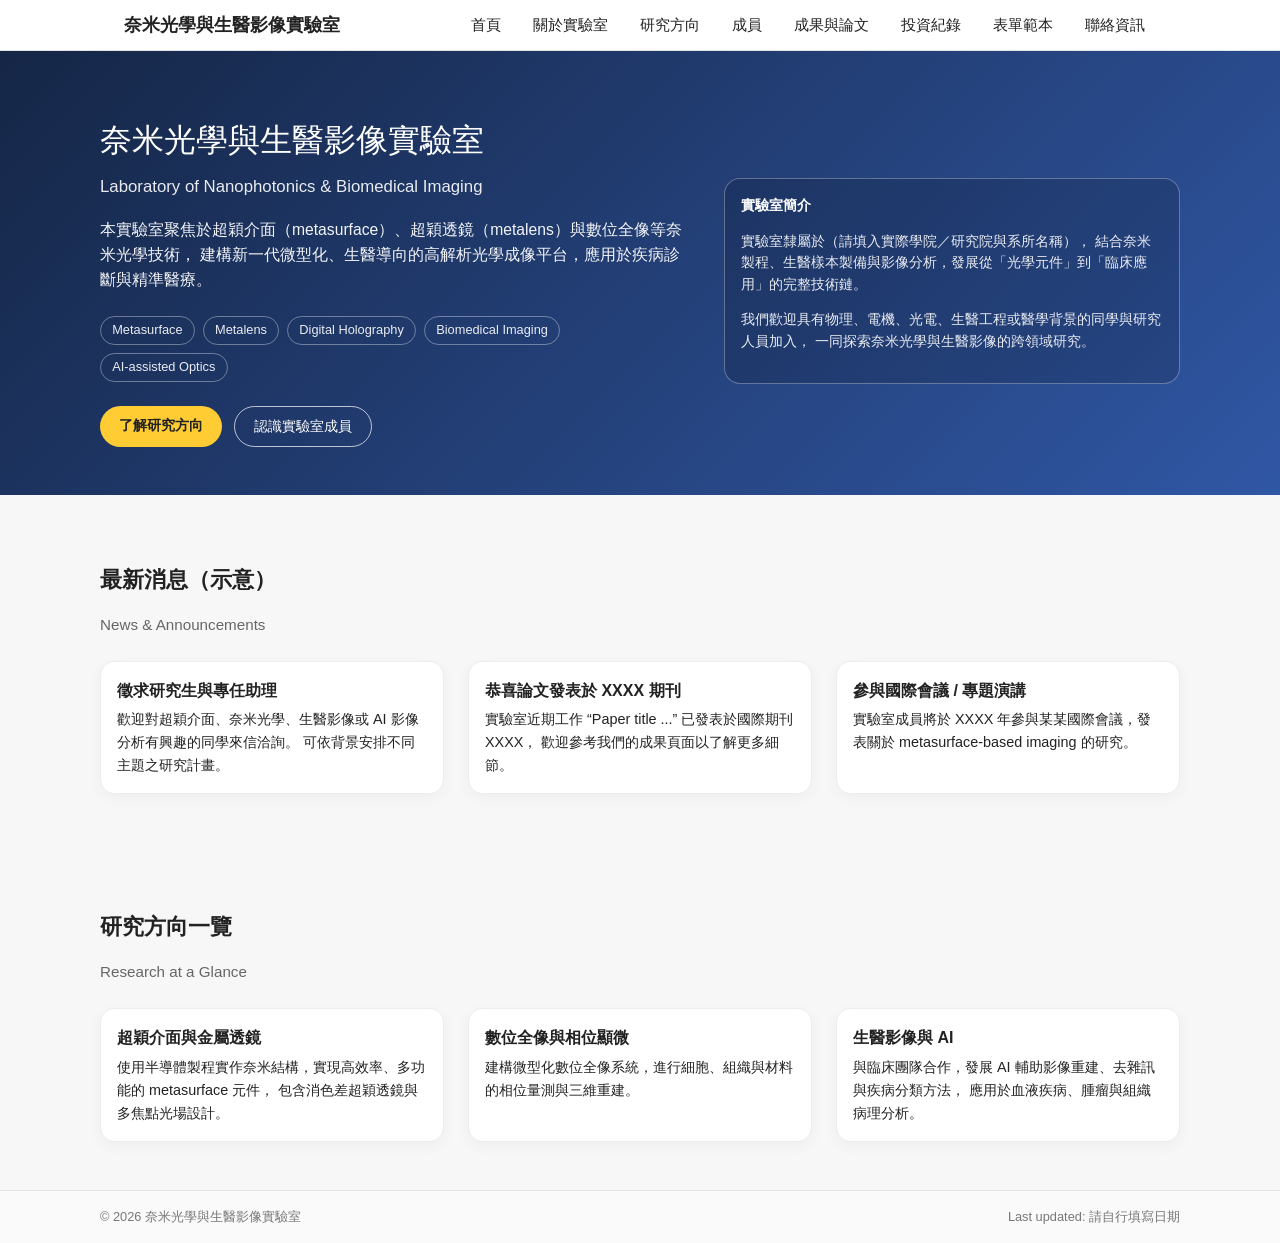
<file: index.html>
<!DOCTYPE html>
<html lang="zh-Hant">
<head>
    <meta charset="UTF-8">
    <meta name="viewport" content="width=device-width, initial-scale=1.0">
    <title>奈米光學與生醫影像實驗室 | 首頁</title>
    <link rel="stylesheet" href="style.css">
</head>
<body>

<header>
    <div class="nav-container">
        <div class="logo">奈米光學與生醫影像實驗室</div>
        <nav class="nav-links">
            <a href="index.html">首頁</a>
            <a href="about.html">關於實驗室</a>
            <a href="research.html">研究方向</a>
            <a href="members.html">成員</a>
            <a href="publications.html">成果與論文</a>
            <a href="portfolio.html">投資紀錄</a>
      <a href="sheet-template.html">表單範本</a>
            <a href="contact.html">聯絡資訊</a>
        </nav>
    </div>
</header>

<section class="hero">
    <div class="hero-inner">
        <div>
            <div class="hero-title">奈米光學與生醫影像實驗室</div>
            <div class="hero-subtitle">Laboratory of Nanophotonics & Biomedical Imaging</div>
            <p class="hero-text">
                本實驗室聚焦於超穎介面（metasurface）、超穎透鏡（metalens）與數位全像等奈米光學技術，
                建構新一代微型化、生醫導向的高解析光學成像平台，應用於疾病診斷與精準醫療。
            </p>
            <div class="hero-tags">
                <span class="hero-tag">Metasurface</span>
                <span class="hero-tag">Metalens</span>
                <span class="hero-tag">Digital Holography</span>
                <span class="hero-tag">Biomedical Imaging</span>
                <span class="hero-tag">AI-assisted Optics</span>
            </div>
            <div class="hero-btns">
                <a href="research.html" class="btn-primary">了解研究方向</a>
                <a href="members.html" class="btn-outline">認識實驗室成員</a>
            </div>
        </div>
        <div class="hero-figure">
            <div class="hero-figure-title">實驗室簡介</div>
            <p class="hero-figure-text">
                實驗室隸屬於（請填入實際學院／研究院與系所名稱），
                結合奈米製程、生醫樣本製備與影像分析，發展從「光學元件」到「臨床應用」的完整技術鏈。
            </p>
            <p class="hero-figure-text">
                我們歡迎具有物理、電機、光電、生醫工程或醫學背景的同學與研究人員加入，
                一同探索奈米光學與生醫影像的跨領域研究。
            </p>
        </div>
    </div>
</section>

<section>
    <div class="section-inner">
        <h2 class="section-title">最新消息（示意）</h2>
        <p class="section-subtitle">News & Announcements</p>
        <div class="grid-3">
            <div class="card">
                <div class="card-title">徵求研究生與專任助理</div>
                <div class="card-body text-small">
                    歡迎對超穎介面、奈米光學、生醫影像或 AI 影像分析有興趣的同學來信洽詢。
                    可依背景安排不同主題之研究計畫。
                </div>
            </div>
            <div class="card">
                <div class="card-title">恭喜論文發表於 XXXX 期刊</div>
                <div class="card-body text-small">
                    實驗室近期工作 “Paper title ...” 已發表於國際期刊 XXXX，
                    歡迎參考我們的成果頁面以了解更多細節。
                </div>
            </div>
            <div class="card">
                <div class="card-title">參與國際會議 / 專題演講</div>
                <div class="card-body text-small">
                    實驗室成員將於 XXXX 年參與某某國際會議，發表關於 metasurface-based imaging 的研究。
                </div>
            </div>
        </div>
    </div>
</section>

<section>
    <div class="section-inner">
        <h2 class="section-title">研究方向一覽</h2>
        <p class="section-subtitle">Research at a Glance</p>
        <div class="grid-3">
            <div class="card">
                <div class="card-title">超穎介面與金屬透鏡</div>
                <div class="card-body text-small">
                    使用半導體製程實作奈米結構，實現高效率、多功能的 metasurface 元件，
                    包含消色差超穎透鏡與多焦點光場設計。
                </div>
            </div>
            <div class="card">
                <div class="card-title">數位全像與相位顯微</div>
                <div class="card-body text-small">
                    建構微型化數位全像系統，進行細胞、組織與材料的相位量測與三維重建。
                </div>
            </div>
            <div class="card">
                <div class="card-title">生醫影像與 AI</div>
                <div class="card-body text-small">
                    與臨床團隊合作，發展 AI 輔助影像重建、去雜訊與疾病分類方法，
                    應用於血液疾病、腫瘤與組織病理分析。
                </div>
            </div>
        </div>
    </div>
</section>

<footer>
    <div class="footer-inner">
        <div>© <span id="year"></span> 奈米光學與生醫影像實驗室</div>
        <div>Last updated: 請自行填寫日期</div>
    </div>
</footer>

<script>
    document.getElementById('year').textContent = new Date().getFullYear();
</script>

</body>
</html>
</file>
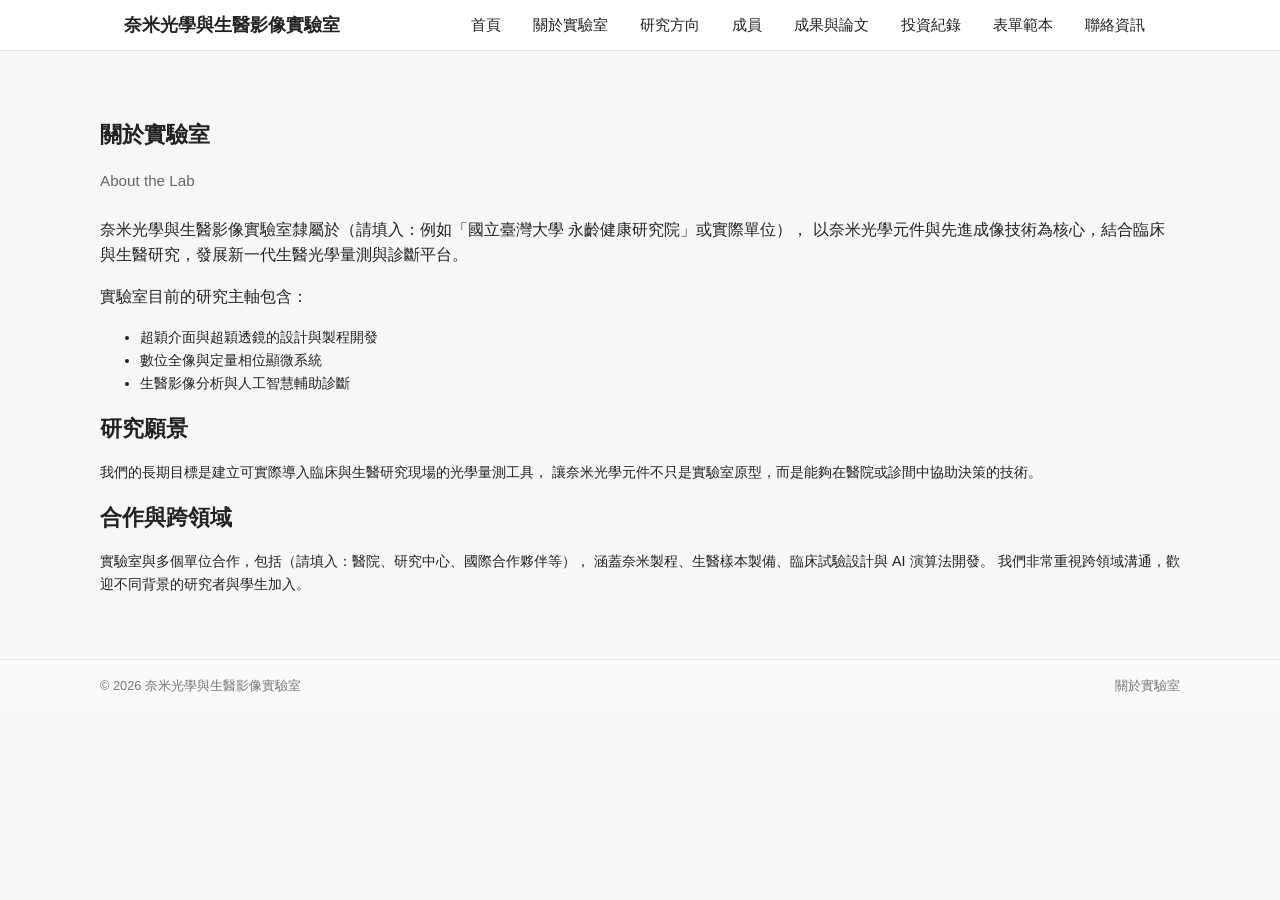
<file: about.html>
<!DOCTYPE html>
<html lang="zh-Hant">
<head>
    <meta charset="UTF-8">
    <meta name="viewport" content="width=device-width, initial-scale=1.0">
    <title>關於實驗室 | 奈米光學與生醫影像實驗室</title>
    <link rel="stylesheet" href="style.css">
</head>
<body>

<header>
    <div class="nav-container">
        <div class="logo">奈米光學與生醫影像實驗室</div>
        <nav class="nav-links">
            <a href="index.html">首頁</a>
            <a href="about.html">關於實驗室</a>
            <a href="research.html">研究方向</a>
            <a href="members.html">成員</a>
            <a href="publications.html">成果與論文</a>
            <a href="portfolio.html">投資紀錄</a>
      <a href="sheet-template.html">表單範本</a>
            <a href="contact.html">聯絡資訊</a>
        </nav>
    </div>
</header>

<section>
    <div class="section-inner">
        <h1 class="section-title">關於實驗室</h1>
        <p class="section-subtitle">About the Lab</p>

        <p>
            奈米光學與生醫影像實驗室隸屬於（請填入：例如「國立臺灣大學 永齡健康研究院」或實際單位），
            以奈米光學元件與先進成像技術為核心，結合臨床與生醫研究，發展新一代生醫光學量測與診斷平台。
        </p>
        <p>
            實驗室目前的研究主軸包含：
        </p>
        <ul class="text-small">
            <li>超穎介面與超穎透鏡的設計與製程開發</li>
            <li>數位全像與定量相位顯微系統</li>
            <li>生醫影像分析與人工智慧輔助診斷</li>
        </ul>

        <h2 class="section-title mt-3">研究願景</h2>
        <p class="text-small">
            我們的長期目標是建立可實際導入臨床與生醫研究現場的光學量測工具，
            讓奈米光學元件不只是實驗室原型，而是能夠在醫院或診間中協助決策的技術。
        </p>

        <h2 class="section-title mt-3">合作與跨領域</h2>
        <p class="text-small">
            實驗室與多個單位合作，包括（請填入：醫院、研究中心、國際合作夥伴等），
            涵蓋奈米製程、生醫樣本製備、臨床試驗設計與 AI 演算法開發。
            我們非常重視跨領域溝通，歡迎不同背景的研究者與學生加入。
        </p>
    </div>
</section>

<footer>
    <div class="footer-inner">
        <div>© <span id="year"></span> 奈米光學與生醫影像實驗室</div>
        <div>關於實驗室</div>
    </div>
</footer>

<script>
    document.getElementById('year').textContent = new Date().getFullYear();
</script>

</body>
</html>
</file>
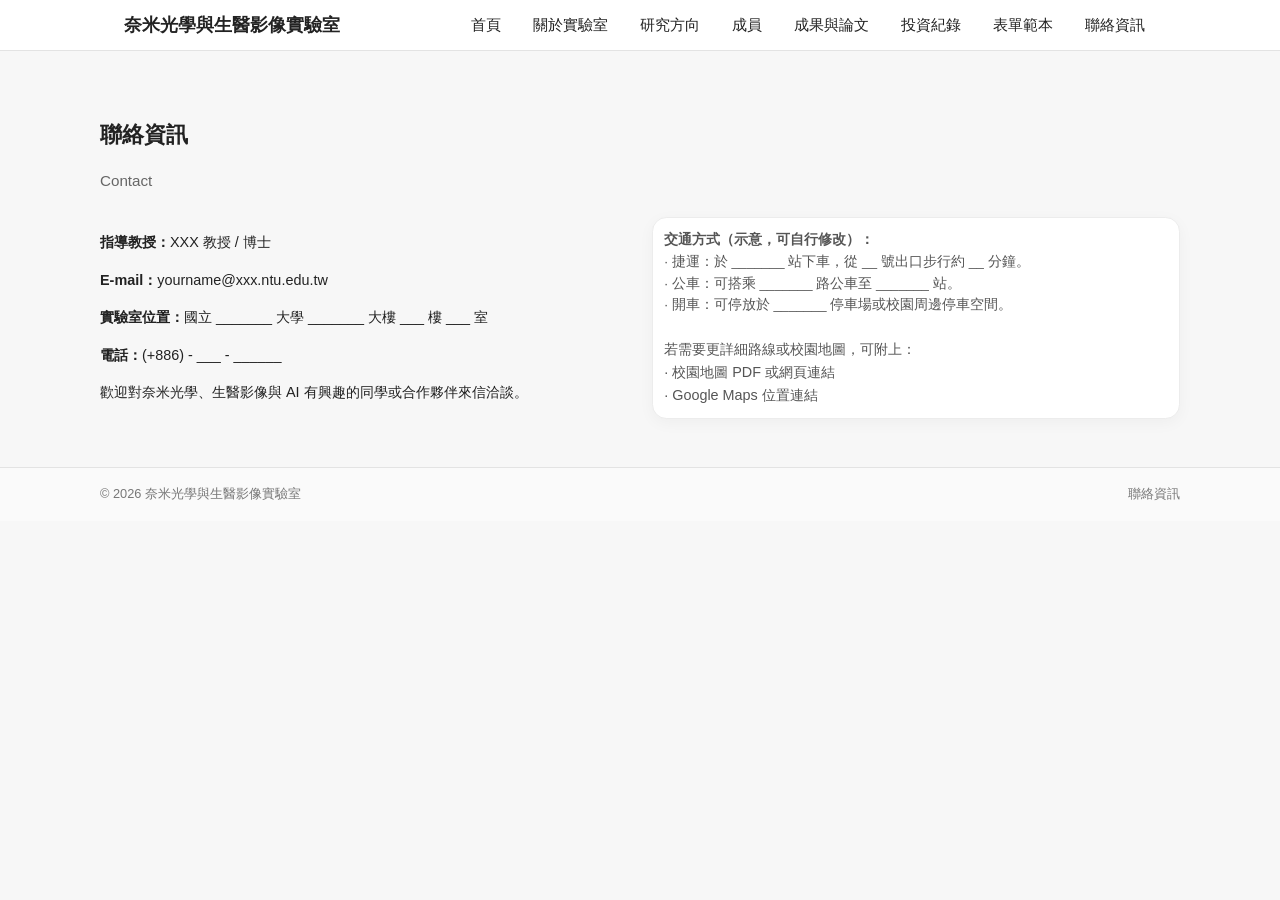
<file: contact.html>
<!DOCTYPE html>
<html lang="zh-Hant">
<head>
    <meta charset="UTF-8">
    <meta name="viewport" content="width=device-width, initial-scale=1.0">
    <title>聯絡資訊 | 奈米光學與生醫影像實驗室</title>
    <link rel="stylesheet" href="style.css">
</head>
<body>

<header>
    <div class="nav-container">
        <div class="logo">奈米光學與生醫影像實驗室</div>
        <nav class="nav-links">
            <a href="index.html">首頁</a>
            <a href="about.html">關於實驗室</a>
            <a href="research.html">研究方向</a>
            <a href="members.html">成員</a>
            <a href="publications.html">成果與論文</a>
            <a href="portfolio.html">投資紀錄</a>
      <a href="sheet-template.html">表單範本</a>
            <a href="contact.html">聯絡資訊</a>
        </nav>
    </div>
</header>

<section>
    <div class="section-inner">
        <h1 class="section-title">聯絡資訊</h1>
        <p class="section-subtitle">Contact</p>

        <div class="contact-grid">
            <div class="contact-item">
                <p><span class="contact-label">指導教授：</span>XXX 教授 / 博士</p>
                <p><span class="contact-label">E-mail：</span>yourname@xxx.ntu.edu.tw</p>
                <p><span class="contact-label">實驗室位置：</span>國立 _______ 大學 _______ 大樓 ___ 樓 ___ 室</p>
                <p><span class="contact-label">電話：</span>(+886) - ___ - ______</p>
                <p class="mt-2 text-small">
                    歡迎對奈米光學、生醫影像與 AI 有興趣的同學或合作夥伴來信洽談。
                </p>
            </div>

            <div class="contact-map">
                <strong>交通方式（示意，可自行修改）：</strong><br>
                · 捷運：於 _______ 站下車，從 __ 號出口步行約 __ 分鐘。<br>
                · 公車：可搭乘 _______ 路公車至 _______ 站。<br>
                · 開車：可停放於 _______ 停車場或校園周邊停車空間。<br><br>
                <span class="text-small">
                    若需要更詳細路線或校園地圖，可附上：<br>
                    · 校園地圖 PDF 或網頁連結<br>
                    · Google Maps 位置連結
                </span>
            </div>
        </div>
    </div>
</section>

<footer>
    <div class="footer-inner">
        <div>© <span id="year"></span> 奈米光學與生醫影像實驗室</div>
        <div>聯絡資訊</div>
    </div>
</footer>

<script>
    document.getElementById('year').textContent = new Date().getFullYear();
</script>

</body>
</html>
</file>
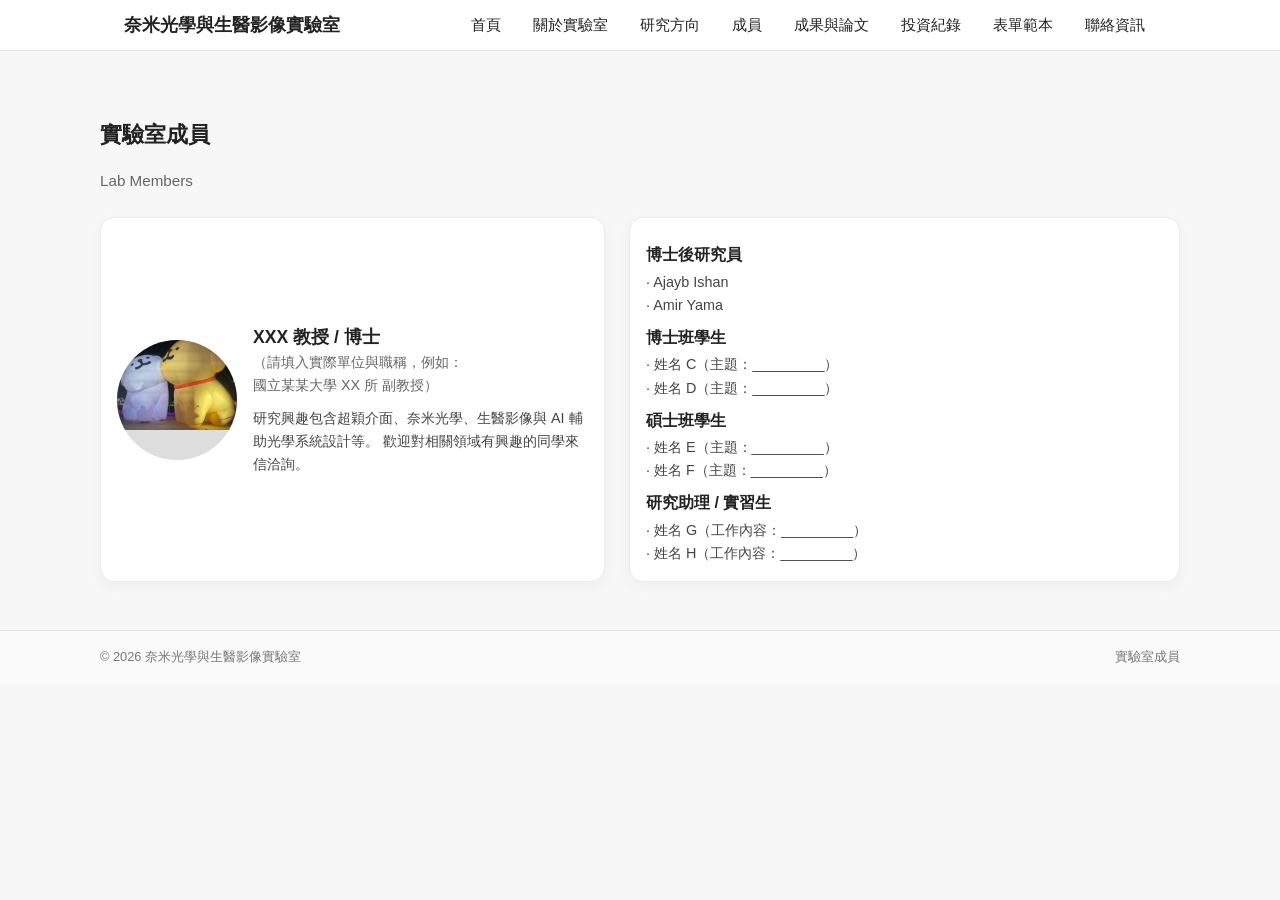
<file: members.html>
<!DOCTYPE html>
<html lang="zh-Hant">
<head>
    <meta charset="UTF-8">
    <meta name="viewport" content="width=device-width, initial-scale=1.0">
    <title>實驗室成員 | 奈米光學與生醫影像實驗室</title>
    <link rel="stylesheet" href="style.css">
</head>
<body>

<header>
    <div class="nav-container">
        <div class="logo">奈米光學與生醫影像實驗室</div>
        <nav class="nav-links">
            <a href="index.html">首頁</a>
            <a href="about.html">關於實驗室</a>
            <a href="research.html">研究方向</a>
            <a href="members.html">成員</a>
            <a href="publications.html">成果與論文</a>
            <a href="portfolio.html">投資紀錄</a>
      <a href="sheet-template.html">表單範本</a>
            <a href="contact.html">聯絡資訊</a>
        </nav>
    </div>
</header>

<section>
    <div class="section-inner">
        <h1 class="section-title">實驗室成員</h1>
        <p class="section-subtitle">Lab Members</p>

        <div class="grid-2">
            <div class="pi-card">
                <div class="pi-avatar">
                    <img src="images/pi.jpg" alt="Principal Investigator">
                </div>
                <div>
                    <div class="pi-info-name">XXX 教授 / 博士</div>
                    <div class="pi-info-title">
                        （請填入實際單位與職稱，例如：<br>
                        國立某某大學 XX 所 副教授）
                    </div>
                    <div class="pi-info-desc">
                        研究興趣包含超穎介面、奈米光學、生醫影像與 AI 輔助光學系統設計等。
                        歡迎對相關領域有興趣的同學來信洽詢。
                    </div>
                </div>
            </div>

            <div class="member-list">
                <div class="member-group-title">博士後研究員</div>
                <div class="member-group-list">
                    · Ajayb Ishan<br>
                    · Amir Yama
                </div>

                <div class="member-group-title">博士班學生</div>
                <div class="member-group-list">
                    · 姓名 C（主題：_________）<br>
                    · 姓名 D（主題：_________）
                </div>

                <div class="member-group-title">碩士班學生</div>
                <div class="member-group-list">
                    · 姓名 E（主題：_________）<br>
                    · 姓名 F（主題：_________）
                </div>

                <div class="member-group-title">研究助理 / 實習生</div>
                <div class="member-group-list">
                    · 姓名 G（工作內容：_________）<br>
                    · 姓名 H（工作內容：_________）
                </div>
            </div>
        </div>
    </div>
</section>

<footer>
    <div class="footer-inner">
        <div>© <span id="year"></span> 奈米光學與生醫影像實驗室</div>
        <div>實驗室成員</div>
    </div>
</footer>

<script>
    document.getElementById('year').textContent = new Date().getFullYear();
</script>

</body>
</html>
</file>
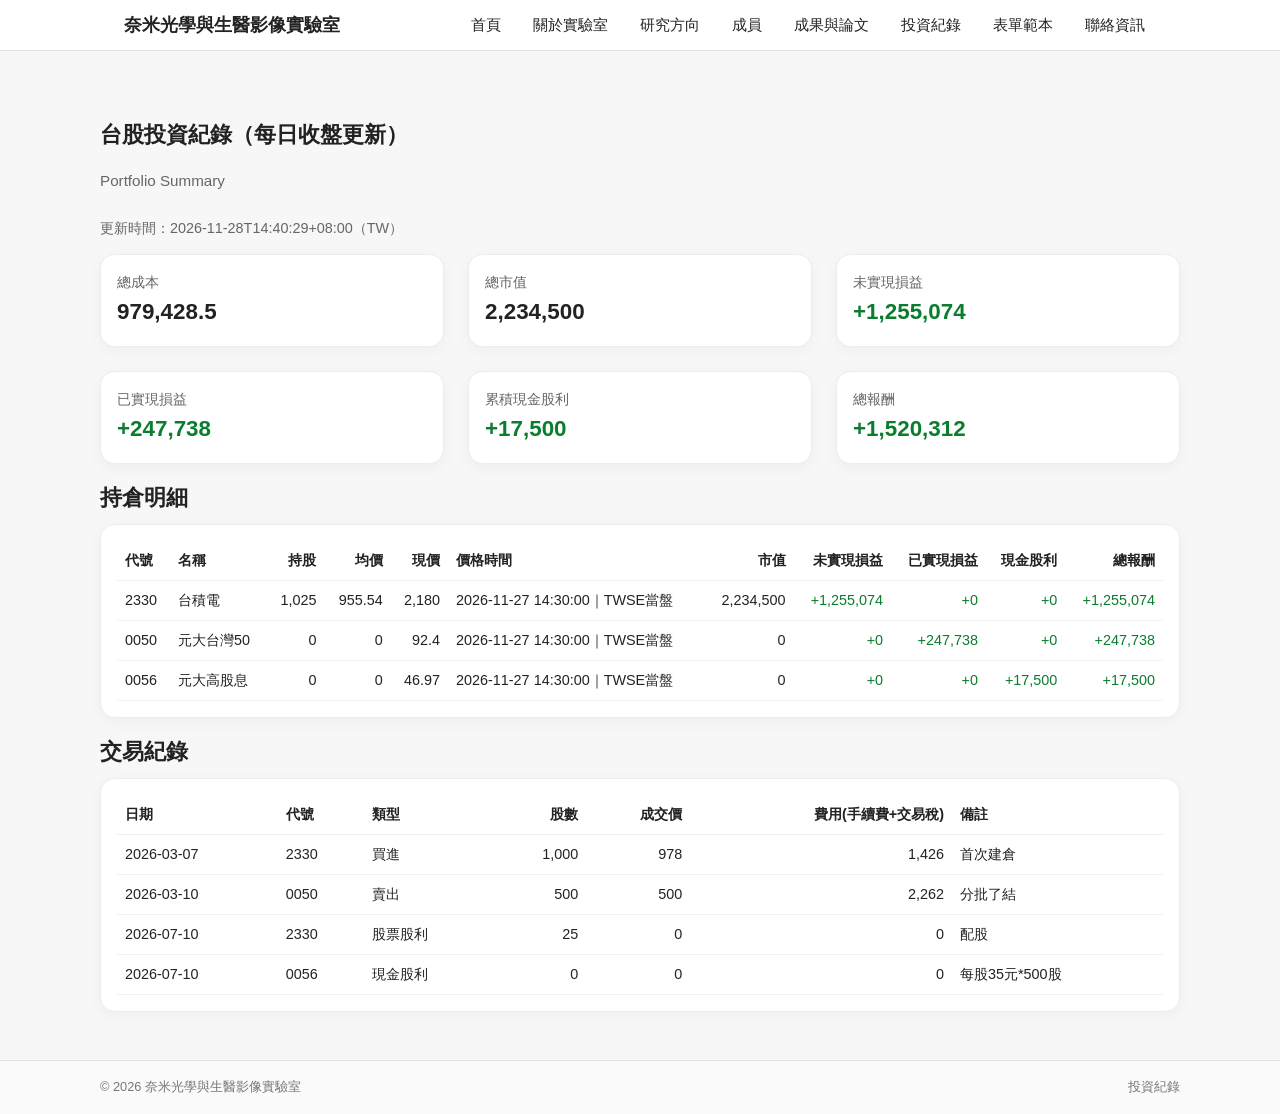
<file: portfolio.html>
<!DOCTYPE html>
<html lang="zh-Hant">
<head>
    <meta charset="UTF-8">
    <meta name="viewport" content="width=device-width, initial-scale=1.0">
    <title>投資紀錄 | 奈米光學與生醫影像實驗室</title>
    <link rel="stylesheet" href="style.css">
</head>
<body>

<header>
    <div class="nav-container">
        <div class="logo">奈米光學與生醫影像實驗室</div>
        <nav class="nav-links">
            <a href="index.html">首頁</a>
            <a href="about.html">關於實驗室</a>
            <a href="research.html">研究方向</a>
            <a href="members.html">成員</a>
            <a href="publications.html">成果與論文</a>
            <a href="portfolio.html">投資紀錄</a>
      <a href="sheet-template.html">表單範本</a>
            <a href="contact.html">聯絡資訊</a>
        </nav>
    </div>
</header>

<section>
    <div class="section-inner">
        <h1 class="section-title">台股投資紀錄（每日收盤更新）</h1>
        <p class="section-subtitle">Portfolio Summary</p>
        <p class="text-small text-muted" id="updated-at">更新時間：讀取中...</p>

        <div class="grid-3 mt-2" id="summary-cards"></div>

        <h2 class="section-title mt-3">持倉明細</h2>
        <div class="card">
            <div style="overflow:auto;">
                <table id="positions-table" style="width:100%; border-collapse:collapse; font-size:0.9rem;">
                    <thead>
                        <tr>
                            <th style="text-align:left; border-bottom:1px solid #eee; padding:0.5rem;">代號</th>
                            <th style="text-align:left; border-bottom:1px solid #eee; padding:0.5rem;">名稱</th>
                            <th style="text-align:right; border-bottom:1px solid #eee; padding:0.5rem;">持股</th>
                            <th style="text-align:right; border-bottom:1px solid #eee; padding:0.5rem;">均價</th>
                            <th style="text-align:right; border-bottom:1px solid #eee; padding:0.5rem;">現價</th>
                            <th style="text-align:left; border-bottom:1px solid #eee; padding:0.5rem;">價格時間</th>
                            <th style="text-align:right; border-bottom:1px solid #eee; padding:0.5rem;">市值</th>
                            <th style="text-align:right; border-bottom:1px solid #eee; padding:0.5rem;">未實現損益</th>
                            <th style="text-align:right; border-bottom:1px solid #eee; padding:0.5rem;">已實現損益</th>
                            <th style="text-align:right; border-bottom:1px solid #eee; padding:0.5rem;">現金股利</th>
                            <th style="text-align:right; border-bottom:1px solid #eee; padding:0.5rem;">總報酬</th>
                        </tr>
                    </thead>
                    <tbody></tbody>
                </table>
            </div>
        </div>

        <h2 class="section-title mt-3">交易紀錄</h2>
        <div class="card">
            <div style="overflow:auto;">
                <table id="trades-table" style="width:100%; border-collapse:collapse; font-size:0.9rem;">
                    <thead>
                        <tr>
                            <th style="text-align:left; border-bottom:1px solid #eee; padding:0.5rem;">日期</th>
                            <th style="text-align:left; border-bottom:1px solid #eee; padding:0.5rem;">代號</th>
                            <th style="text-align:left; border-bottom:1px solid #eee; padding:0.5rem;">類型</th>
                            <th style="text-align:right; border-bottom:1px solid #eee; padding:0.5rem;">股數</th>
                            <th style="text-align:right; border-bottom:1px solid #eee; padding:0.5rem;">成交價</th>
                            <th style="text-align:right; border-bottom:1px solid #eee; padding:0.5rem;">費用(手續費+交易稅)</th>
                            <th style="text-align:left; border-bottom:1px solid #eee; padding:0.5rem;">備註</th>
                        </tr>
                    </thead>
                    <tbody></tbody>
                </table>
            </div>
        </div>
    </div>
</section>

<footer>
    <div class="footer-inner">
        <div>© <span id="year"></span> 奈米光學與生醫影像實驗室</div>
        <div>投資紀錄</div>
    </div>
</footer>

<script>
    document.getElementById('year').textContent = new Date().getFullYear();

    const fmt = new Intl.NumberFormat('zh-TW');
    const money = (n) => (Number(n) || 0).toLocaleString('zh-TW', { maximumFractionDigits: 2 });
    const signed = (n) => {
      const val = Number(n) || 0;
      return `${val >= 0 ? '+' : ''}${money(val)}`;
    };
    const displayPrice = (n) => (Number(n) > 0 ? money(n) : '--');
    const priceTime = (p) => {
      const t = p.lastPriceAt || '';
      const src = p.priceSource || '無即時';
      return t ? `${t}｜${src}` : src;
    };
        const sideLabel = (side) => {
          const m = {
            BUY: '買進',
            SELL: '賣出',
            DIVIDEND_CASH: '現金股利',
            DIVIDEND_STOCK: '股票股利'
          };
          return m[side] || side || '';
        };

    async function loadPortfolio() {
      try {
        const res = await fetch('data/portfolio.json?v=' + Date.now(), { cache: 'no-store' });
        const data = await res.json();

        document.getElementById('updated-at').textContent = `更新時間：${data.updatedAt || '未提供'}（${data.market || 'TW'}）`;

        const summary = data.summary || {};
        const cards = [
          { label: '總成本', value: money(summary.totalCost), color: '#222' },
          { label: '總市值', value: money(summary.marketValue), color: '#222' },
          { label: '未實現損益', value: signed(summary.unrealizedPnl), color: Number(summary.unrealizedPnl) >= 0 ? '#0a7d2e' : '#c62828' },
          { label: '已實現損益', value: signed(summary.realizedPnl), color: Number(summary.realizedPnl) >= 0 ? '#0a7d2e' : '#c62828' },
          { label: '累積現金股利', value: signed(summary.dividendCash), color: '#0a7d2e' },
          { label: '總報酬', value: signed(summary.totalPnl), color: Number(summary.totalPnl) >= 0 ? '#0a7d2e' : '#c62828' }
        ];

        document.getElementById('summary-cards').innerHTML = cards.map(c => `
          <div class="card">
            <div class="text-small text-muted">${c.label}</div>
            <div style="font-size:1.4rem; font-weight:700; color:${c.color};">${c.value}</div>
          </div>
        `).join('');

        const posBody = document.querySelector('#positions-table tbody');
        posBody.innerHTML = (data.positions || []).map(p => `
          <tr>
            <td style="padding:0.5rem; border-bottom:1px solid #f1f1f1;">${p.symbol || ''}</td>
            <td style="padding:0.5rem; border-bottom:1px solid #f1f1f1;">${p.name || ''}</td>
            <td style="padding:0.5rem; border-bottom:1px solid #f1f1f1; text-align:right;">${fmt.format(Number(p.shares) || 0)}</td>
            <td style="padding:0.5rem; border-bottom:1px solid #f1f1f1; text-align:right;">${money(p.avgCost)}</td>
            <td style="padding:0.5rem; border-bottom:1px solid #f1f1f1; text-align:right;">${displayPrice(p.lastPrice)}</td>
            <td style="padding:0.5rem; border-bottom:1px solid #f1f1f1; text-align:left;">${priceTime(p)}</td>
            <td style="padding:0.5rem; border-bottom:1px solid #f1f1f1; text-align:right;">${Number(p.lastPrice) > 0 ? money(p.marketValue) : '--'}</td>
            <td style="padding:0.5rem; border-bottom:1px solid #f1f1f1; text-align:right; color:${Number(p.unrealizedPnl) >= 0 ? '#0a7d2e' : '#c62828'};">${signed(p.unrealizedPnl)}</td>
            <td style="padding:0.5rem; border-bottom:1px solid #f1f1f1; text-align:right; color:${Number(p.realizedPnl) >= 0 ? '#0a7d2e' : '#c62828'};">${signed(p.realizedPnl)}</td>
            <td style="padding:0.5rem; border-bottom:1px solid #f1f1f1; text-align:right; color:#0a7d2e;">${signed(p.dividendCash)}</td>
            <td style="padding:0.5rem; border-bottom:1px solid #f1f1f1; text-align:right; color:${Number(p.totalPnl) >= 0 ? '#0a7d2e' : '#c62828'};">${signed(p.totalPnl)}</td>
          </tr>
        `).join('');

        const tradeBody = document.querySelector('#trades-table tbody');
        tradeBody.innerHTML = (data.trades || []).map(t => `
          <tr>
            <td style="padding:0.5rem; border-bottom:1px solid #f1f1f1;">${t.date || ''}</td>
            <td style="padding:0.5rem; border-bottom:1px solid #f1f1f1;">${t.symbol || ''}</td>
            <td style="padding:0.5rem; border-bottom:1px solid #f1f1f1;">${sideLabel(t.side)}</td>
            <td style="padding:0.5rem; border-bottom:1px solid #f1f1f1; text-align:right;">${fmt.format(Number(t.shares) || 0)}</td>
            <td style="padding:0.5rem; border-bottom:1px solid #f1f1f1; text-align:right;">${money(t.price)}</td>
            <td style="padding:0.5rem; border-bottom:1px solid #f1f1f1; text-align:right;">${money(t.feeTax)}</td>
            <td style="padding:0.5rem; border-bottom:1px solid #f1f1f1;">${t.note || ''}</td>
          </tr>
        `).join('');
      } catch (err) {
        document.getElementById('updated-at').textContent = `更新時間：讀取失敗（${err.message}）`;
      }
    }

    loadPortfolio();
</script>

</body>
</html>
</file>
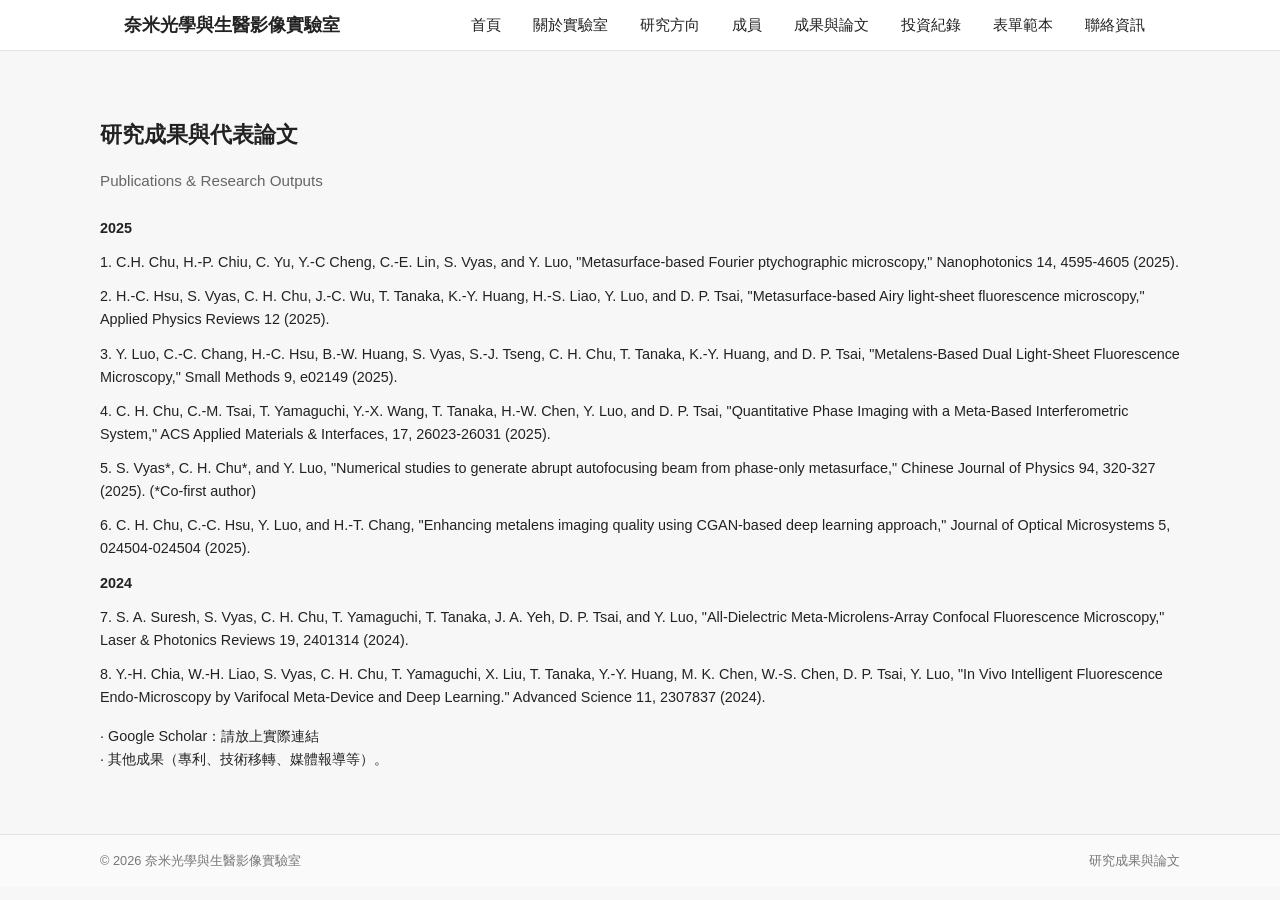
<file: publications.html>
<!DOCTYPE html>
<html lang="zh-Hant">
<head>
    <meta charset="UTF-8">
    <meta name="viewport" content="width=device-width, initial-scale=1.0">
    <title>研究成果與論文 | 奈米光學與生醫影像實驗室</title>
    <link rel="stylesheet" href="style.css">
</head>
<body>

<header>
    <div class="nav-container">
        <div class="logo">奈米光學與生醫影像實驗室</div>
        <nav class="nav-links">
            <a href="index.html">首頁</a>
            <a href="about.html">關於實驗室</a>
            <a href="research.html">研究方向</a>
            <a href="members.html">成員</a>
            <a href="publications.html">成果與論文</a>
            <a href="portfolio.html">投資紀錄</a>
      <a href="sheet-template.html">表單範本</a>
            <a href="contact.html">聯絡資訊</a>
        </nav>
    </div>
</header>

<section>
    <div class="section-inner">
        <h1 class="section-title">研究成果與代表論文</h1>
        <p class="section-subtitle">Publications & Research Outputs</p>


        <ul class="pub-list">
            <li class="pub-year">2025</li>
            <li>
1.	C.H. Chu, H.-P. Chiu, C. Yu, Y.-C Cheng, C.-E. Lin, S. Vyas, and Y. Luo, "Metasurface-based Fourier ptychographic microscopy," Nanophotonics 14, 4595-4605 (2025).
            </li>
            <li>
2.	H.-C. Hsu, S. Vyas, C. H. Chu, J.-C. Wu, T. Tanaka, K.-Y. Huang, H.-S. Liao, Y. Luo, and D. P. Tsai, "Metasurface-based Airy light-sheet fluorescence microscopy," Applied Physics Reviews 12 (2025).
            </li>
            <li>
3.	Y. Luo, C.-C. Chang, H.-C. Hsu, B.-W. Huang, S. Vyas, S.-J. Tseng, C. H. Chu, T. Tanaka, K.-Y. Huang, and D. P. Tsai, "Metalens-Based Dual Light-Sheet Fluorescence Microscopy," Small Methods 9, e02149 (2025).
            </li>
            <li>
4.	C. H. Chu, C.-M. Tsai, T. Yamaguchi, Y.-X. Wang, T. Tanaka, H.-W. Chen, Y. Luo, and D. P. Tsai, "Quantitative Phase Imaging with a Meta-Based Interferometric System," ACS Applied Materials & Interfaces, 17, 26023-26031 (2025).
            </li>
            <li>
5.	S. Vyas*, C. H. Chu*, and Y. Luo, "Numerical studies to generate abrupt autofocusing beam from phase-only metasurface," Chinese Journal of Physics 94, 320-327 (2025). (*Co-first author)
            </li>
            <li>
6.	C. H. Chu, C.-C. Hsu, Y. Luo, and H.-T. Chang, "Enhancing metalens imaging quality using CGAN-based deep learning approach," Journal of Optical Microsystems 5, 024504-024504 (2025).
            </li>

            <li class="pub-year">2024</li>
            <li>
7.	S. A. Suresh, S. Vyas, C. H. Chu, T. Yamaguchi, T. Tanaka, J. A. Yeh, D. P. Tsai, and Y. Luo, "All-Dielectric Meta-Microlens-Array Confocal Fluorescence Microscopy," Laser & Photonics Reviews 19, 2401314 (2024).
            </li>
            <li>
8.	Y.-H. Chia, W.-H. Liao, S. Vyas, C. H. Chu, T. Yamaguchi, X. Liu, T. Tanaka, Y.-Y. Huang, M. K. Chen, W.-S. Chen, D. P. Tsai, Y. Luo, "In Vivo Intelligent Fluorescence Endo-Microscopy by Varifocal Meta-Device and Deep Learning." Advanced Science 11, 2307837 (2024).
            </li>
        </ul>

        <p class="text-small mt-3">
            · Google Scholar：<a href="#" target="_blank" rel="noopener">請放上實際連結</a><br>
            · 其他成果（專利、技術移轉、媒體報導等）。
        </p>
    </div>
</section>

<footer>
    <div class="footer-inner">
        <div>© <span id="year"></span> 奈米光學與生醫影像實驗室</div>
        <div>研究成果與論文</div>
    </div>
</footer>

<script>
    document.getElementById('year').textContent = new Date().getFullYear();
</script>

</body>
</html>
</file>
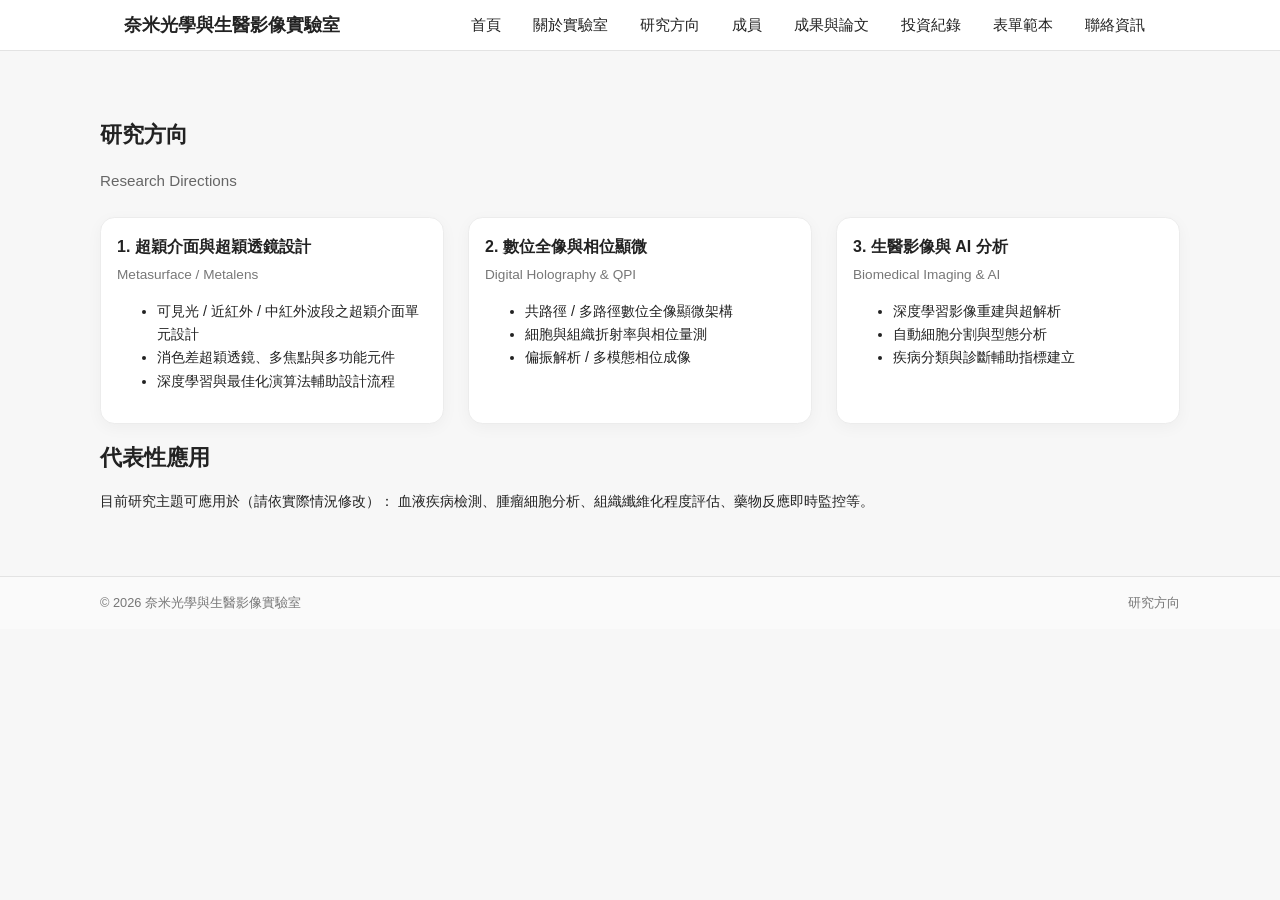
<file: research.html>
<!DOCTYPE html>
<html lang="zh-Hant">
<head>
    <meta charset="UTF-8">
    <meta name="viewport" content="width=device-width, initial-scale=1.0">
    <title>研究方向 | 奈米光學與生醫影像實驗室</title>
    <link rel="stylesheet" href="style.css">
</head>
<body>

<header>
    <div class="nav-container">
        <div class="logo">奈米光學與生醫影像實驗室</div>
        <nav class="nav-links">
            <a href="index.html">首頁</a>
            <a href="about.html">關於實驗室</a>
            <a href="research.html">研究方向</a>
            <a href="members.html">成員</a>
            <a href="publications.html">成果與論文</a>
            <a href="portfolio.html">投資紀錄</a>
      <a href="sheet-template.html">表單範本</a>
            <a href="contact.html">聯絡資訊</a>
        </nav>
    </div>
</header>

<section>
    <div class="section-inner">
        <h1 class="section-title">研究方向</h1>
        <p class="section-subtitle">Research Directions</p>

        <div class="grid-3">
            <div class="card">
                <div class="card-title">1. 超穎介面與超穎透鏡設計</div>
                <div class="card-tagline">Metasurface / Metalens</div>
                <div class="card-body text-small">
                    <ul>
                        <li>可見光 / 近紅外 / 中紅外波段之超穎介面單元設計</li>
                        <li>消色差超穎透鏡、多焦點與多功能元件</li>
                        <li>深度學習與最佳化演算法輔助設計流程</li>
                    </ul>
                </div>
            </div>

            <div class="card">
                <div class="card-title">2. 數位全像與相位顯微</div>
                <div class="card-tagline">Digital Holography & QPI</div>
                <div class="card-body text-small">
                    <ul>
                        <li>共路徑 / 多路徑數位全像顯微架構</li>
                        <li>細胞與組織折射率與相位量測</li>
                        <li>偏振解析 / 多模態相位成像</li>
                    </ul>
                </div>
            </div>

            <div class="card">
                <div class="card-title">3. 生醫影像與 AI 分析</div>
                <div class="card-tagline">Biomedical Imaging & AI</div>
                <div class="card-body text-small">
                    <ul>
                        <li>深度學習影像重建與超解析</li>
                        <li>自動細胞分割與型態分析</li>
                        <li>疾病分類與診斷輔助指標建立</li>
                    </ul>
                </div>
            </div>
        </div>

        <h2 class="section-title mt-3">代表性應用</h2>
        <p class="text-small">
            目前研究主題可應用於（請依實際情況修改）：
            血液疾病檢測、腫瘤細胞分析、組織纖維化程度評估、藥物反應即時監控等。
        </p>
    </div>
</section>

<footer>
    <div class="footer-inner">
        <div>© <span id="year"></span> 奈米光學與生醫影像實驗室</div>
        <div>研究方向</div>
    </div>
</footer>

<script>
    document.getElementById('year').textContent = new Date().getFullYear();
</script>

</body>
</html>
</file>
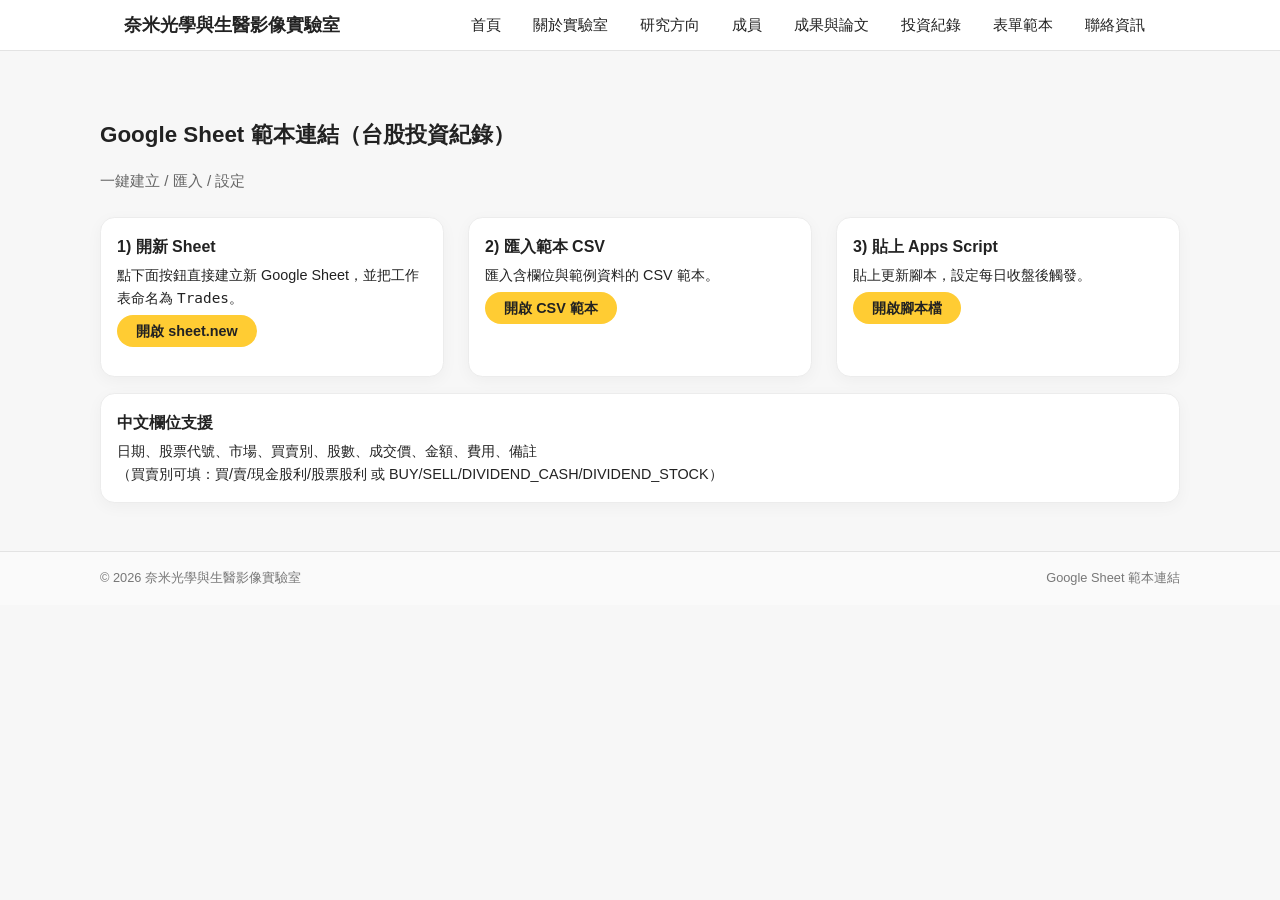
<file: sheet-template.html>
<!DOCTYPE html>
<html lang="zh-Hant">
<head>
  <meta charset="UTF-8" />
  <meta name="viewport" content="width=device-width, initial-scale=1.0" />
  <title>Google Sheet 範本連結 | 奈米光學與生醫影像實驗室</title>
  <link rel="stylesheet" href="style.css" />
</head>
<body>
<header>
  <div class="nav-container">
    <div class="logo">奈米光學與生醫影像實驗室</div>
    <nav class="nav-links">
      <a href="index.html">首頁</a>
      <a href="about.html">關於實驗室</a>
      <a href="research.html">研究方向</a>
      <a href="members.html">成員</a>
      <a href="publications.html">成果與論文</a>
      <a href="portfolio.html">投資紀錄</a>
      <a href="sheet-template.html">表單範本</a>
      <a href="contact.html">聯絡資訊</a>
    </nav>
  </div>
</header>

<section>
  <div class="section-inner">
    <h1 class="section-title">Google Sheet 範本連結（台股投資紀錄）</h1>
    <p class="section-subtitle">一鍵建立 / 匯入 / 設定</p>

    <div class="grid-3">
      <div class="card">
        <div class="card-title">1) 開新 Sheet</div>
        <div class="card-body text-small">點下面按鈕直接建立新 Google Sheet，並把工作表命名為 <code>Trades</code>。</div>
        <p class="mt-2"><a class="btn-primary" href="https://sheet.new" target="_blank" rel="noopener">開啟 sheet.new</a></p>
      </div>

      <div class="card">
        <div class="card-title">2) 匯入範本 CSV</div>
        <div class="card-body text-small">匯入含欄位與範例資料的 CSV 範本。</div>
        <p class="mt-2"><a class="btn-primary" href="docs/trades-template.csv" target="_blank" rel="noopener">開啟 CSV 範本</a></p>
      </div>

      <div class="card">
        <div class="card-title">3) 貼上 Apps Script</div>
        <div class="card-body text-small">貼上更新腳本，設定每日收盤後觸發。</div>
        <p class="mt-2"><a class="btn-primary" href="scripts/update_portfolio.gs" target="_blank" rel="noopener">開啟腳本檔</a></p>
      </div>
    </div>

    <div class="card mt-3">
      <div class="card-title">中文欄位支援</div>
      <div class="card-body text-small">
        日期、股票代號、市場、買賣別、股數、成交價、金額、費用、備註<br>
        （買賣別可填：買/賣/現金股利/股票股利 或 BUY/SELL/DIVIDEND_CASH/DIVIDEND_STOCK）
      </div>
    </div>
  </div>
</section>

<footer>
  <div class="footer-inner">
    <div>© <span id="year"></span> 奈米光學與生醫影像實驗室</div>
    <div>Google Sheet 範本連結</div>
  </div>
</footer>

<script>
  document.getElementById('year').textContent = new Date().getFullYear();
</script>
</body>
</html>
</file>
<file: style.css>
/* === 全站基礎設定 === */
* {
    box-sizing: border-box;
}
body {
    margin: 0;
    font-family: -apple-system, BlinkMacSystemFont, "Segoe UI", "Noto Sans TC", sans-serif;
    line-height: 1.6;
    color: #222;
    background-color: #f7f7f7;
}
a {
    text-decoration: none;
    color: inherit;
}
img {
    max-width: 100%;
    display: block;
}

/* === 導覽列 === */
header {
    position: sticky;
    top: 0;
    z-index: 100;
    background: rgba(255, 255, 255, 0.96);
    backdrop-filter: blur(10px);
    border-bottom: 1px solid #e3e3e3;
}
.nav-container {
    max-width: 1080px;
    margin: 0 auto;
    padding: 0.5rem 1.5rem;
    display: flex;
    align-items: center;
    justify-content: space-between;
}
.logo {
    font-weight: 700;
    font-size: 1.1rem;
}
.nav-links {
    display: flex;
    flex-wrap: wrap;
    gap: 0.6rem;
    font-size: 0.95rem;
}
.nav-links a {
    padding: 0.3rem 0.7rem;
    border-radius: 999px;
}
.nav-links a:hover {
    background-color: #e8f0ff;
}

/* === 首頁 Hero 區 === */
.hero {
    background: linear-gradient(135deg, #152646, #3057a5);
    color: white;
    padding: 4rem 1.5rem 3rem;
}
.hero-inner {
    max-width: 1080px;
    margin: 0 auto;
    display: grid;
    gap: 2rem;
}
@media (min-width: 768px) {
    .hero-inner {
        grid-template-columns: 1.3fr 1fr;
        align-items: center;
    }
}
.hero-title {
    font-size: 2rem;
    margin-bottom: 0.5rem;
}
.hero-subtitle {
    font-size: 1.05rem;
    opacity: 0.9;
    margin-bottom: 1rem;
}
.hero-text {
    font-size: 0.98rem;
    opacity: 0.95;
    margin-bottom: 1.5rem;
}
.hero-tags {
    display: flex;
    flex-wrap: wrap;
    gap: 0.5rem;
    margin-bottom: 1.5rem;
}
.hero-tag {
    border-radius: 999px;
    border: 1px solid rgba(255,255,255,0.4);
    padding: 0.2rem 0.7rem;
    font-size: 0.8rem;
    opacity: 0.9;
}
.hero-btns {
    display: flex;
    flex-wrap: wrap;
    gap: 0.7rem;
}
.btn-primary {
    background: #ffcc33;
    color: #222;
    border-radius: 999px;
    padding: 0.5rem 1.2rem;
    font-size: 0.9rem;
    font-weight: 600;
}
.btn-primary:hover {
    background: #ffe17a;
}
.btn-outline {
    border-radius: 999px;
    padding: 0.5rem 1.2rem;
    font-size: 0.9rem;
    border: 1px solid rgba(255,255,255,0.7);
}
.btn-outline:hover {
    background: rgba(255,255,255,0.15);
}
.hero-figure {
    background: rgba(0,0,0,0.15);
    border-radius: 1rem;
    padding: 1rem;
    border: 1px solid rgba(255,255,255,0.3);
    font-size: 0.85rem;
}
.hero-figure-title {
    font-weight: 600;
    margin-bottom: 0.4rem;
}
.hero-figure-text {
    opacity: 0.9;
}

/* === 區塊通用 === */
section {
    padding: 3rem 1.5rem;
}
.section-inner {
    max-width: 1080px;
    margin: 0 auto;
}
.section-title {
    font-size: 1.4rem;
    margin-bottom: 0.5rem;
}
.section-subtitle {
    font-size: 0.95rem;
    color: #666;
    margin-bottom: 1.5rem;
}

/* === 格線 === */
.grid-2 {
    display: grid;
    gap: 1.5rem;
}
@media (min-width: 800px) {
    .grid-2 {
        grid-template-columns: 1.1fr 1.2fr;
    }
}
.grid-3 {
    display: grid;
    gap: 1.5rem;
}
@media (min-width: 900px) {
    .grid-3 {
        grid-template-columns: repeat(3, minmax(0, 1fr));
    }
}

/* === 卡片 === */
.card {
    background: white;
    border-radius: 0.9rem;
    padding: 1rem;
    box-shadow: 0 4px 16px rgba(0,0,0,0.04);
    border: 1px solid #ececec;
}
.card-title {
    font-weight: 600;
    margin-bottom: 0.3rem;
}
.card-tagline {
    font-size: 0.85rem;
    color: #777;
    margin-bottom: 0.5rem;
}
.card-body {
    font-size: 0.9rem;
}

/* === 成員樣式 === */
.pi-card {
    background: white;
    border-radius: 0.9rem;
    padding: 1rem;
    display: grid;
    gap: 1rem;
    align-items: center;
    box-shadow: 0 4px 16px rgba(0,0,0,0.04);
    border: 1px solid #ececec;
}
@media (min-width: 600px) {
    .pi-card {
        grid-template-columns: 120px 1fr;
    }
}
.pi-avatar {
    width: 100%;
    aspect-ratio: 1 / 1;
    background: #ddd;
    border-radius: 999px;
    overflow: hidden;
}
.pi-info-name {
    font-weight: 600;
    font-size: 1.1rem;
}
.pi-info-title {
    font-size: 0.9rem;
    color: #666;
    margin-bottom: 0.6rem;
}
.pi-info-desc {
    font-size: 0.9rem;
    color: #444;
}
.member-list {
    background: white;
    border-radius: 0.9rem;
    padding: 1rem;
    box-shadow: 0 4px 16px rgba(0,0,0,0.04);
    border: 1px solid #ececec;
}
.member-group-title {
    font-weight: 600;
    margin-top: 0.5rem;
    margin-bottom: 0.2rem;
}
.member-group-list {
    font-size: 0.9rem;
    color: #444;
}

/* === 論文列表 === */
.pub-list {
    list-style: none;
    padding-left: 0;
    font-size: 0.9rem;
}
.pub-list li {
    margin-bottom: 0.7rem;
}
.pub-year {
    font-weight: 600;
    margin-top: 0.6rem;
    margin-bottom: 0.2rem;
}

/* === 圖片集 === */
.gallery {
    display: grid;
    gap: 1rem;
}
@media (min-width: 768px) {
    .gallery {
        grid-template-columns: repeat(3, minmax(0, 1fr));
    }
}
.gallery-item {
    background: white;
    border-radius: 0.8rem;
    overflow: hidden;
    border: 1px solid #ececec;
    box-shadow: 0 4px 16px rgba(0,0,0,0.04);
}
.gallery-caption {
    padding: 0.5rem 0.7rem;
    font-size: 0.85rem;
    color: #555;
}
.gallery-placeholder {
    background: linear-gradient(135deg, #d2d9ff, #f2f5ff);
    height: 140px;
}

/* === 聯絡資訊 === */
.contact-grid {
    display: grid;
    gap: 1.5rem;
}
@media (min-width: 768px) {
    .contact-grid {
        grid-template-columns: 1.2fr 1.2fr;
    }
}
.contact-item {
    font-size: 0.9rem;
}
.contact-label {
    font-weight: 600;
}
.contact-map {
    background: white;
    border-radius: 0.9rem;
    padding: 0.7rem;
    border: 1px solid #ececec;
    box-shadow: 0 4px 16px rgba(0,0,0,0.04);
    font-size: 0.85rem;
    color: #555;
}

/* === 頁尾 === */
footer {
    border-top: 1px solid #e3e3e3;
    background: #fafafa;
    padding: 1rem 1.5rem;
}
.footer-inner {
    max-width: 1080px;
    margin: 0 auto;
    font-size: 0.8rem;
    color: #777;
    display: flex;
    justify-content: space-between;
    flex-wrap: wrap;
    gap: 0.5rem;
}

/* === 輕微排版輔助 === */
.text-small {
    font-size: 0.9rem;
}
.text-muted {
    color: #666;
}
.mt-1 { margin-top: 0.25rem; }
.mt-2 { margin-top: 0.5rem; }
.mt-3 { margin-top: 1rem; }
</file>
